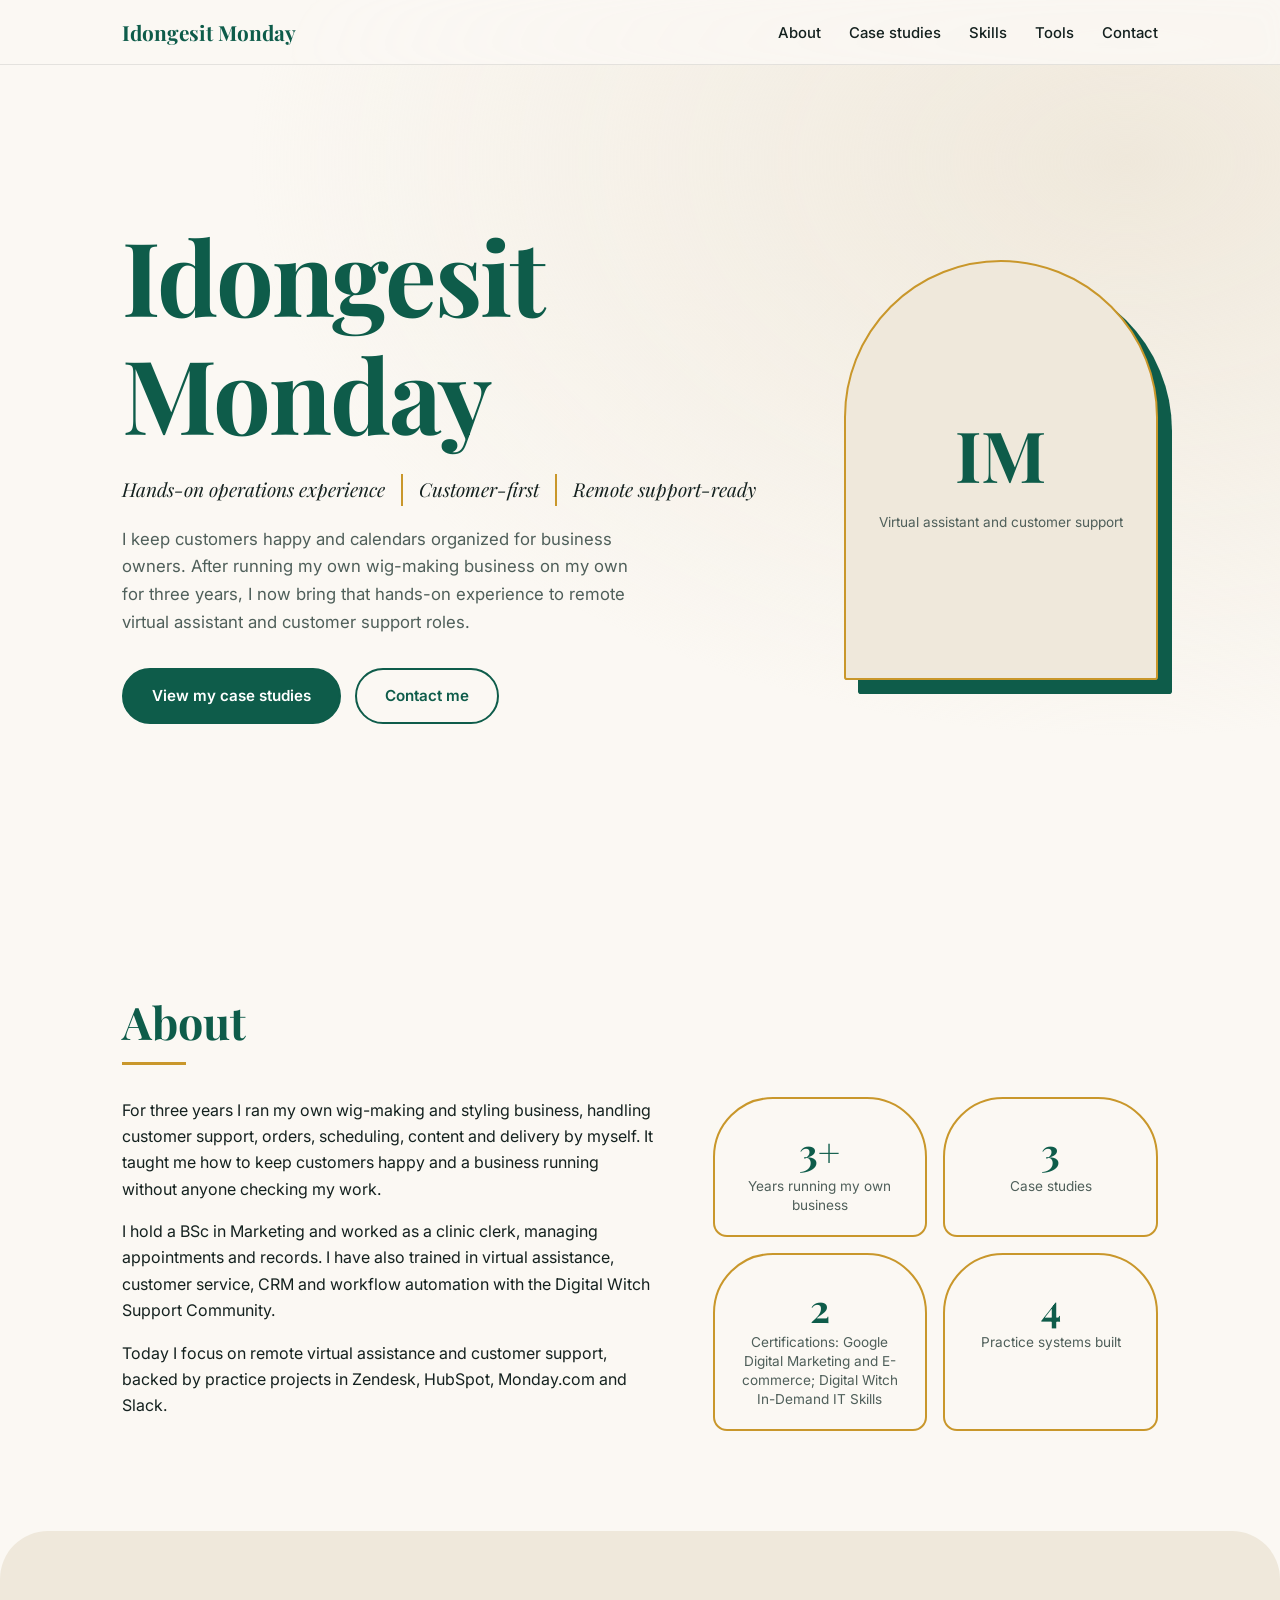
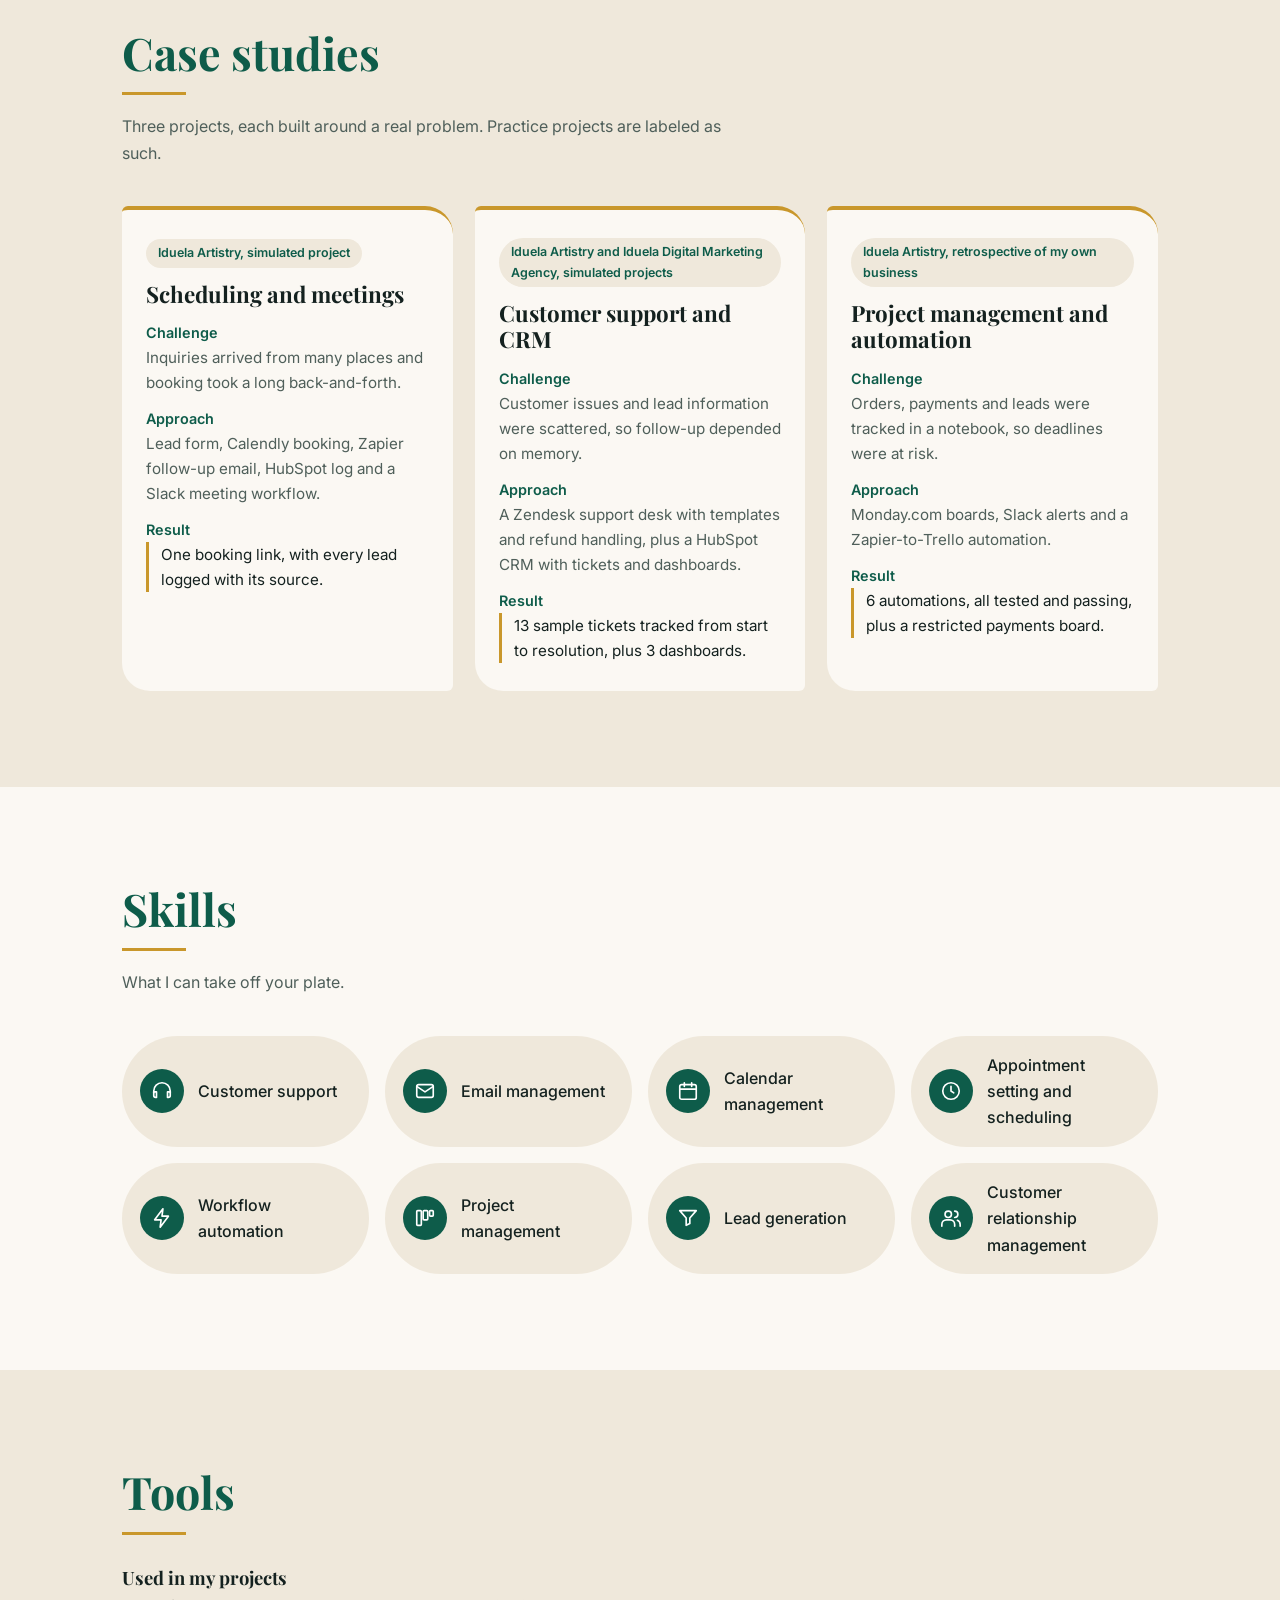
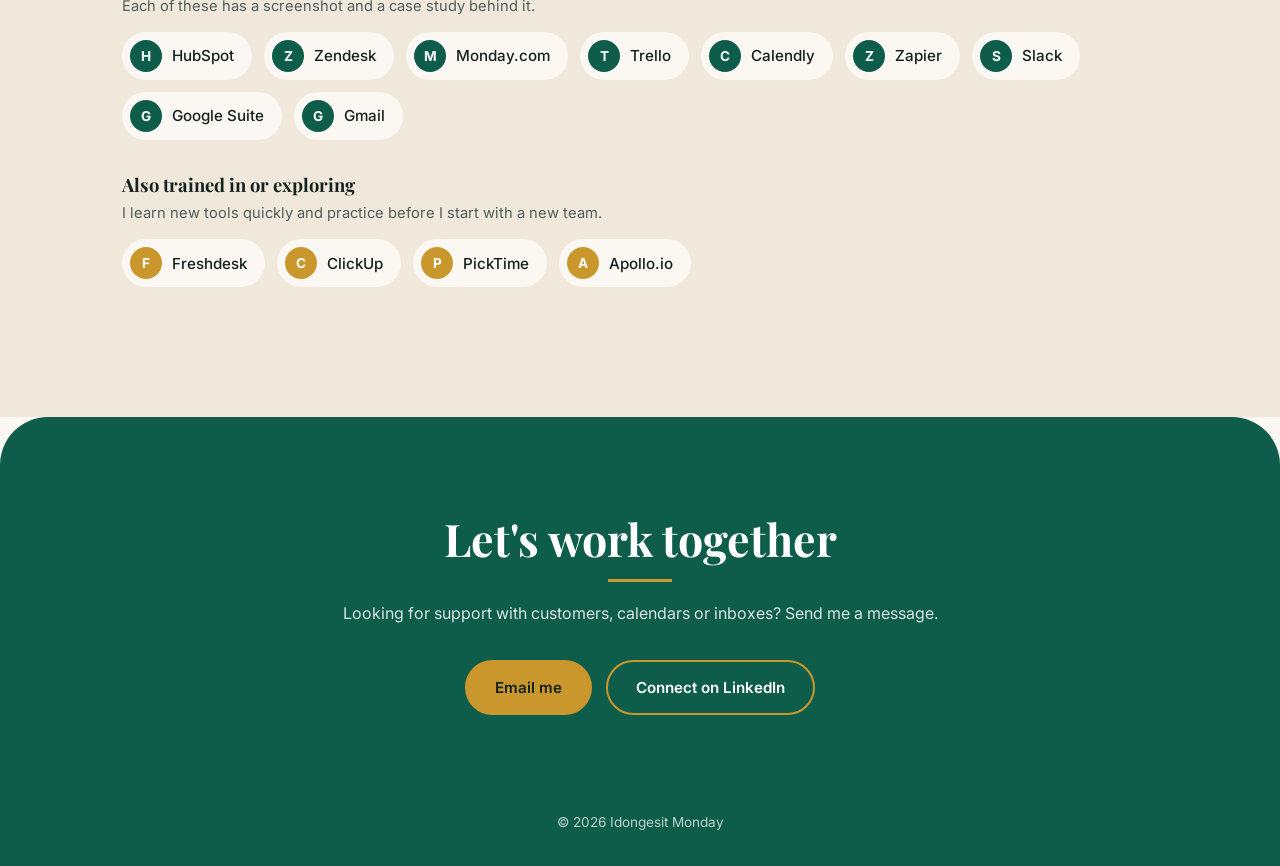
<file: images/logos/index.html>
<!DOCTYPE html>
<html lang="en">
<head>
<meta charset="UTF-8">
<meta name="viewport" content="width=device-width, initial-scale=1">
<title>Idongesit Monday | Virtual Assistant and Customer Support Specialist</title>
<meta name="description" content="Idongesit Monday, virtual assistant and customer support specialist with hands-on operations experience.">
<link rel="preconnect" href="https://fonts.googleapis.com">
<link rel="preconnect" href="https://fonts.gstatic.com" crossorigin>
<link href="https://fonts.googleapis.com/css2?family=Inter:wght@400;500;600&family=Playfair+Display:ital,wght@0,500;0,700;1,500&display=swap" rel="stylesheet">
<style>
:root{--bg:#FBF8F3;--accent:#0E5C4A;--text:#14211F;--gold:#C9972B;--card:#EFE8DB;--muted:#4F5F5A}
*{box-sizing:border-box;margin:0;padding:0}
html{scroll-behavior:smooth;scroll-padding-top:70px}
body{font-family:Inter,system-ui,sans-serif;background:var(--bg);color:var(--text);line-height:1.65;animation:pageIn .9s ease both}
@keyframes pageIn{from{opacity:0;transform:translateX(24px)}to{opacity:1;transform:none}}
h1,h2,h3{font-family:'Playfair Display',Georgia,serif;line-height:1.15;font-weight:700}
a{color:inherit}
:focus-visible{outline:3px solid var(--gold);outline-offset:3px}
.wrap{max-width:1080px;margin:0 auto;padding:0 22px}

/* navigation */
nav{position:fixed;top:0;left:0;right:0;z-index:20;background:rgba(251,248,243,.92);backdrop-filter:blur(10px);border-bottom:1px solid rgba(20,33,31,.1)}
.nav-in{display:flex;justify-content:space-between;align-items:center;height:64px}
.logo{font-family:'Playfair Display',serif;font-weight:700;font-size:1.3rem;color:var(--accent);text-decoration:none}
.links{display:flex;gap:28px;list-style:none}
.links a{text-decoration:none;font-size:.93rem;font-weight:500;position:relative;padding:4px 0}
.links a::after{content:"";position:absolute;left:0;bottom:0;height:2px;width:0;background:var(--gold);transition:width .3s}
.links a:hover::after{width:100%}
.menu-btn{display:none;background:none;border:1.5px solid var(--accent);color:var(--accent);padding:6px 14px;border-radius:99px;font:600 .85rem Inter,sans-serif;cursor:pointer}

/* buttons */
.btn{display:inline-block;padding:13px 28px;border-radius:99px;font-weight:600;font-size:.95rem;text-decoration:none;border:2px solid var(--accent);transition:transform .3s,box-shadow .3s,background .3s,color .3s}
.btn:hover{transform:scale(1.08);box-shadow:0 10px 24px rgba(14,92,74,.22)}
.btn-fill{background:var(--accent);color:#fff}
.btn-line{color:var(--accent)}
.btn-line:hover{background:var(--accent);color:#fff}

/* hero */
.hero{min-height:100vh;display:flex;align-items:center;padding:96px 0 56px;background:radial-gradient(ellipse at 88% 18%,var(--card),transparent 55%)}
.hero-in{display:grid;grid-template-columns:1.5fr .7fr;gap:48px;align-items:center}
h1{font-size:clamp(3.2rem,9vw,6.4rem);color:var(--accent);letter-spacing:-.02em;margin-bottom:22px}
.tagline{display:flex;flex-wrap:wrap;gap:6px 0;font-family:'Playfair Display',serif;font-style:italic;font-size:1.2rem;margin-bottom:20px}
.tagline span{padding-right:16px;margin-right:16px;border-right:2px solid var(--gold)}
.tagline span:last-child{border:0;margin:0;padding:0}
.bio{max-width:520px;color:var(--muted);font-size:1.05rem;margin-bottom:32px}
.cta{display:flex;gap:14px;flex-wrap:wrap}
.arch{aspect-ratio:3/4;border:2px solid var(--gold);border-radius:999px 999px 18px 18px;background:var(--card);display:flex;flex-direction:column;align-items:center;justify-content:center;gap:10px;color:var(--accent);box-shadow:14px 14px 0 var(--accent)}
.arch b{font:700 4.4rem 'Playfair Display',serif}
.arch small{font-size:.85rem;color:var(--muted);text-align:center;padding:0 18px}

/* sections */
section{padding:96px 0}
h2{font-size:clamp(2rem,4.5vw,2.8rem);color:var(--accent);margin-bottom:12px}
h2::after{content:"";display:block;width:64px;height:3px;background:var(--gold);margin-top:14px}
.lead{color:var(--muted);max-width:600px;margin:18px 0 40px}

/* about */
.about-grid{display:grid;grid-template-columns:1.2fr 1fr;gap:56px;align-items:start;margin-top:32px}
.about-grid p{margin-bottom:16px;max-width:560px}
.stats{display:grid;grid-template-columns:1fr 1fr;gap:16px}
.stat{border:2px solid var(--gold);border-radius:60px 60px 14px 14px;padding:26px 18px 20px;text-align:center;background:var(--bg);transition:transform .3s,background .3s}
.stat:hover{transform:scale(1.07);background:var(--card)}
.stat b{display:block;font:700 2.4rem 'Playfair Display',serif;color:var(--accent)}
.stat span{font-size:.85rem;color:var(--muted);display:block;line-height:1.4}

/* case studies */
.cases{background:var(--card);border-radius:48px 48px 0 0}
.grid3{display:grid;grid-template-columns:repeat(3,1fr);gap:22px}
.case{background:var(--bg);border-radius:6px 28px 6px 28px;padding:28px 24px;border-top:4px solid var(--gold);transition:transform .35s,box-shadow .35s}
.case:hover{transform:scale(1.05);box-shadow:0 18px 40px rgba(20,33,31,.14)}
.tag{display:inline-block;font-size:.78rem;font-weight:600;color:var(--accent);background:var(--card);padding:4px 12px;border-radius:99px;margin-bottom:14px}
.case h3{font-size:1.4rem;margin-bottom:14px}
.case dt{font-weight:600;color:var(--accent);font-size:.9rem;margin-top:12px}
.case dd{font-size:.95rem;color:var(--muted)}
.case dd.res{color:var(--text);border-left:3px solid var(--gold);padding-left:12px}

/* skills */
.skills{display:grid;grid-template-columns:repeat(auto-fit,minmax(230px,1fr));gap:16px}
.skill{display:flex;align-items:center;gap:14px;padding:16px 18px;background:var(--card);border-radius:99px;font-weight:500;transition:transform .3s,background .3s,color .3s}
.skill:hover{transform:scale(1.07);background:var(--accent);color:#fff}
.skill i{flex:none;width:44px;height:44px;border-radius:50%;background:var(--accent);display:grid;place-items:center;transition:background .3s}
.skill:hover i{background:var(--gold)}
.skill svg{width:22px;height:22px;stroke:#fff;fill:none;stroke-width:1.8;stroke-linecap:round;stroke-linejoin:round}

/* tools */
.tools-wrap{background:var(--card)}
.tool-group{margin-bottom:34px}
.tool-group h3{font-size:1.15rem;margin-bottom:6px}
.tool-group p{color:var(--muted);font-size:.92rem;margin-bottom:14px}
.chips{display:flex;flex-wrap:wrap;gap:12px}
.chip{display:inline-flex;align-items:center;gap:10px;background:var(--bg);padding:8px 18px 8px 8px;border-radius:99px;font-weight:500;font-size:.95rem;transition:transform .3s,box-shadow .3s}
.chip:hover{transform:scale(1.1);box-shadow:0 8px 20px rgba(20,33,31,.14)}
.chip b{width:32px;height:32px;border-radius:50%;background:var(--accent);color:#fff;display:grid;place-items:center;font-size:.85rem}
.chips.soft .chip b{background:var(--gold)}

/* contact */
.contact{background:var(--accent);color:#fff;text-align:center;border-radius:48px 48px 0 0}
.contact h2{color:#fff}
.contact h2::after{margin:14px auto 0}
.contact .lead{margin:18px auto 34px;color:#d9e6e1}
.contact .cta{justify-content:center}
.contact .btn{border-color:var(--gold)}
.contact .btn-fill{background:var(--gold);color:var(--text)}
.contact .btn-line{color:#fff}
.contact .btn-line:hover{background:var(--gold);color:var(--text)}
footer{background:var(--accent);color:#bcd2cb;text-align:center;padding:0 0 32px;font-size:.85rem}

/* reveal */
.reveal{opacity:0;transform:translateY(22px);transition:opacity .8s ease,transform .8s ease}
.reveal.in{opacity:1;transform:none}
.grid3 .reveal:nth-child(2){transition-delay:.12s}.grid3 .reveal:nth-child(3){transition-delay:.24s}

@media(max-width:860px){
 .hero-in,.about-grid,.grid3{grid-template-columns:1fr}
 .arch{max-width:240px;margin:0 auto;box-shadow:10px 10px 0 var(--accent)}
 .menu-btn{display:block}
 .links{display:none;position:absolute;top:64px;left:0;right:0;flex-direction:column;gap:0;background:var(--bg);padding:8px 22px 18px;border-bottom:1px solid rgba(20,33,31,.1)}
 .links.open{display:flex}
 .links a{display:block;padding:12px 0}
 section{padding:72px 0}
}
@media(prefers-reduced-motion:reduce){
 html{scroll-behavior:auto}
 *{animation:none!important;transition:none!important}
 .reveal{opacity:1;transform:none}
}
</style>
</head>
<body>

<nav>
 <div class="wrap nav-in">
  <a class="logo" href="#home">Idongesit Monday</a>
  <button class="menu-btn" id="menuBtn" aria-expanded="false" aria-controls="links">Menu</button>
  <ul class="links" id="links">
   <li><a href="#about">About</a></li>
   <li><a href="#case-studies">Case studies</a></li>
   <li><a href="#skills">Skills</a></li>
   <li><a href="#tools">Tools</a></li>
   <li><a href="#contact">Contact</a></li>
  </ul>
 </div>
</nav>

<header class="hero" id="home">
 <div class="wrap hero-in">
  <div>
   <h1>Idongesit Monday</h1>
   <p class="tagline"><span>Hands-on operations experience</span><span>Customer-first</span><span>Remote support-ready</span></p>
   <p class="bio">I keep customers happy and calendars organized for business owners. After running my own wig-making business on my own for three years, I now bring that hands-on experience to remote virtual assistant and customer support roles.</p>
   <div class="cta">
    <a class="btn btn-fill" href="#case-studies">View my case studies</a>
    <a class="btn btn-line" href="#contact">Contact me</a>
   </div>
  </div>
  <div class="arch" aria-hidden="true"><b>IM</b><small>Virtual assistant and customer support</small></div>
 </div>
</header>

<section id="about">
 <div class="wrap">
  <h2 class="reveal">About</h2>
  <div class="about-grid">
   <div class="reveal">
    <p>For three years I ran my own wig-making and styling business, handling customer support, orders, scheduling, content and delivery by myself. It taught me how to keep customers happy and a business running without anyone checking my work.</p>
    <p>I hold a BSc in Marketing and worked as a clinic clerk, managing appointments and records. I have also trained in virtual assistance, customer service, CRM and workflow automation with the Digital Witch Support Community.</p>
    <p>Today I focus on remote virtual assistance and customer support, backed by practice projects in Zendesk, HubSpot, Monday.com and Slack.</p>
   </div>
   <div class="stats reveal">
    <div class="stat"><b>3+</b><span>Years running my own business</span></div>
    <div class="stat"><b>3</b><span>Case studies</span></div>
    <div class="stat"><b>2</b><span>Certifications: Google Digital Marketing and E-commerce; Digital Witch In-Demand IT Skills</span></div>
    <div class="stat"><b>4</b><span>Practice systems built</span></div>
   </div>
  </div>
 </div>
</section>

<section class="cases" id="case-studies">
 <div class="wrap">
  <h2 class="reveal">Case studies</h2>
  <p class="lead reveal">Three projects, each built around a real problem. Practice projects are labeled as such.</p>
  <div class="grid3">
   <article class="case reveal">
    <span class="tag">Iduela Artistry, simulated project</span>
    <h3>Scheduling and meetings</h3>
    <dl>
     <dt>Challenge</dt><dd>Inquiries arrived from many places and booking took a long back-and-forth.</dd>
     <dt>Approach</dt><dd>Lead form, Calendly booking, Zapier follow-up email, HubSpot log and a Slack meeting workflow.</dd>
     <dt>Result</dt><dd class="res">One booking link, with every lead logged with its source.</dd>
    </dl>
   </article>
   <article class="case reveal">
    <span class="tag">Iduela Artistry and Iduela Digital Marketing Agency, simulated projects</span>
    <h3>Customer support and CRM</h3>
    <dl>
     <dt>Challenge</dt><dd>Customer issues and lead information were scattered, so follow-up depended on memory.</dd>
     <dt>Approach</dt><dd>A Zendesk support desk with templates and refund handling, plus a HubSpot CRM with tickets and dashboards.</dd>
     <dt>Result</dt><dd class="res">13 sample tickets tracked from start to resolution, plus 3 dashboards.</dd>
    </dl>
   </article>
   <article class="case reveal">
    <span class="tag">Iduela Artistry, retrospective of my own business</span>
    <h3>Project management and automation</h3>
    <dl>
     <dt>Challenge</dt><dd>Orders, payments and leads were tracked in a notebook, so deadlines were at risk.</dd>
     <dt>Approach</dt><dd>Monday.com boards, Slack alerts and a Zapier-to-Trello automation.</dd>
     <dt>Result</dt><dd class="res">6 automations, all tested and passing, plus a restricted payments board.</dd>
    </dl>
   </article>
  </div>
 </div>
</section>

<section id="skills">
 <div class="wrap">
  <h2 class="reveal">Skills</h2>
  <p class="lead reveal">What I can take off your plate.</p>
  <div class="skills reveal" id="skillGrid"></div>
 </div>
</section>

<section class="tools-wrap" id="tools">
 <div class="wrap">
  <h2 class="reveal">Tools</h2>
  <div class="tool-group reveal" style="margin-top:32px">
   <h3>Used in my projects</h3>
   <p>Each of these has a screenshot and a case study behind it.</p>
   <div class="chips" id="toolsUsed"></div>
  </div>
  <div class="tool-group reveal">
   <h3>Also trained in or exploring</h3>
   <p>I learn new tools quickly and practice before I start with a new team.</p>
   <div class="chips soft" id="toolsMore"></div>
  </div>
 </div>
</section>

<section class="contact" id="contact">
 <div class="wrap">
  <h2 class="reveal">Let's work together</h2>
  <p class="lead reveal">Looking for support with customers, calendars or inboxes? Send me a message.</p>
  <div class="cta reveal">
   <a class="btn btn-fill" href="mailto:idongesitmonday247@gmail.com">Email me</a>
   <a class="btn btn-line" href="https://www.linkedin.com/in/your-profile" target="_blank" rel="noopener">Connect on LinkedIn</a>
  </div>
 </div>
</section>
<footer>&copy; 2026 Idongesit Monday</footer>

<script>
(function(){
 var icons={
  headset:'<path d="M3 14v-2a9 9 0 0 1 18 0v2"/><path d="M21 14v3a2 2 0 0 1-2 2h-1v-6h3z"/><path d="M3 14v3a2 2 0 0 0 2 2h1v-6H3z"/>',
  mail:'<rect x="3" y="5" width="18" height="14" rx="2"/><path d="M3 7l9 6 9-6"/>',
  calendar:'<rect x="3" y="5" width="18" height="16" rx="2"/><path d="M3 10h18M8 3v4M16 3v4"/>',
  clock:'<circle cx="12" cy="12" r="9"/><path d="M12 7v5l3 2"/>',
  bolt:'<path d="M13 2L4 14h7l-1 8 9-12h-7z"/>',
  board:'<rect x="3" y="4" width="5" height="16" rx="1"/><rect x="10" y="4" width="5" height="10" rx="1"/><rect x="17" y="4" width="4" height="6" rx="1"/>',
  funnel:'<path d="M3 4h18l-7 8v6l-4 2v-8z"/>',
  people:'<circle cx="9" cy="8" r="3.5"/><path d="M2 21v-2a5 5 0 0 1 5-5h4a5 5 0 0 1 5 5v2"/><path d="M16 4.5a3.5 3.5 0 0 1 0 7M22 21v-2a5 5 0 0 0-3-4.5"/>'
 };
 var skills=[["headset","Customer support"],["mail","Email management"],["calendar","Calendar management"],["clock","Appointment setting and scheduling"],["bolt","Workflow automation"],["board","Project management"],["funnel","Lead generation"],["people","Customer relationship management"]];
 document.getElementById("skillGrid").innerHTML=skills.map(function(s){
  return '<div class="skill"><i><svg viewBox="0 0 24 24" aria-hidden="true">'+icons[s[0]]+'</svg></i>'+s[1]+'</div>';
 }).join("");

 function chips(id,list){
  document.getElementById(id).innerHTML=list.map(function(t){return '<span class="chip"><b>'+t.charAt(0)+'</b>'+t+'</span>';}).join("");
 }
 chips("toolsUsed",["HubSpot","Zendesk","Monday.com","Trello","Calendly","Zapier","Slack","Google Suite","Gmail"]);
 chips("toolsMore",["Freshdesk","ClickUp","PickTime","Apollo.io"]);

 var btn=document.getElementById("menuBtn"),links=document.getElementById("links");
 btn.addEventListener("click",function(){var o=links.classList.toggle("open");btn.setAttribute("aria-expanded",o);});
 links.addEventListener("click",function(e){if(e.target.tagName==="A"){links.classList.remove("open");btn.setAttribute("aria-expanded","false");}});

 var items=document.querySelectorAll(".reveal");
 if("IntersectionObserver" in window){
  var io=new IntersectionObserver(function(en){en.forEach(function(x){if(x.isIntersecting){x.target.classList.add("in");io.unobserve(x.target);}});},{threshold:.15});
  items.forEach(function(el){io.observe(el);});
 }else{items.forEach(function(el){el.classList.add("in");});}
})();
</script>
</body>
</html>
</file>
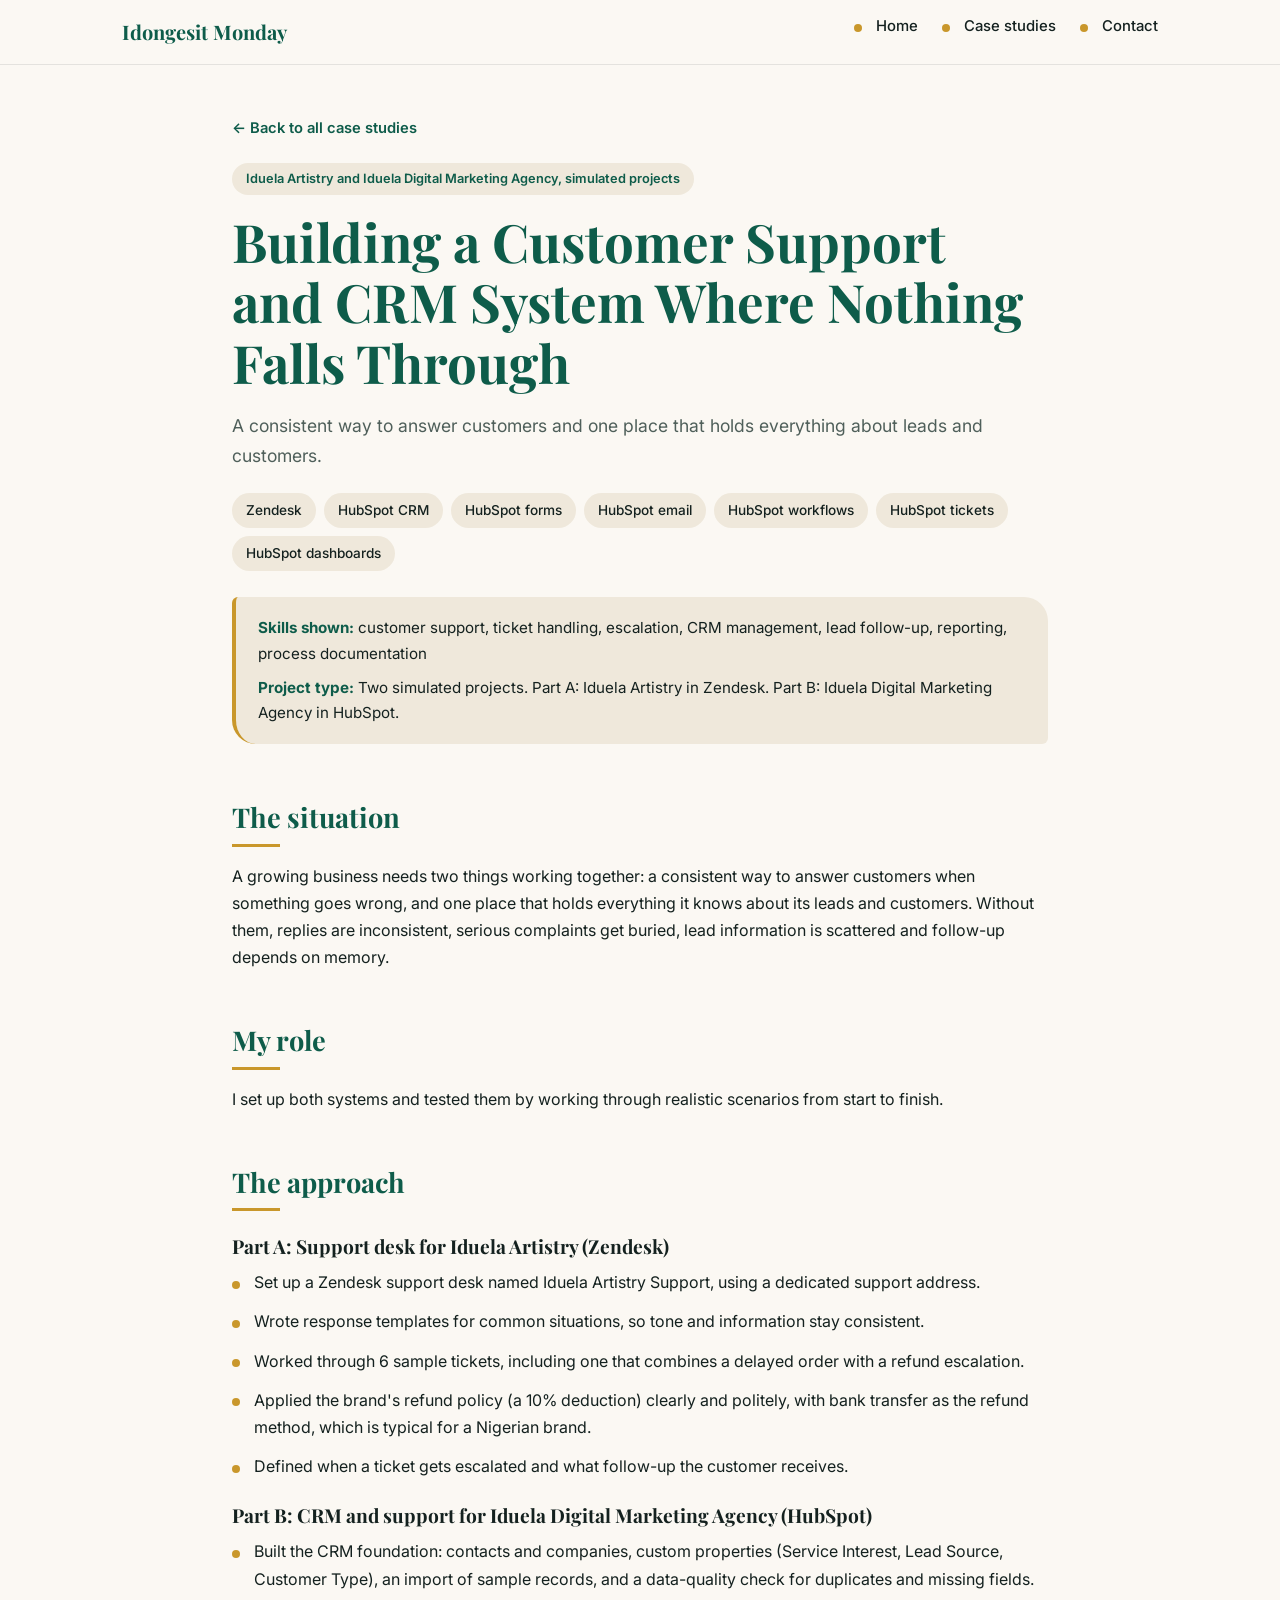
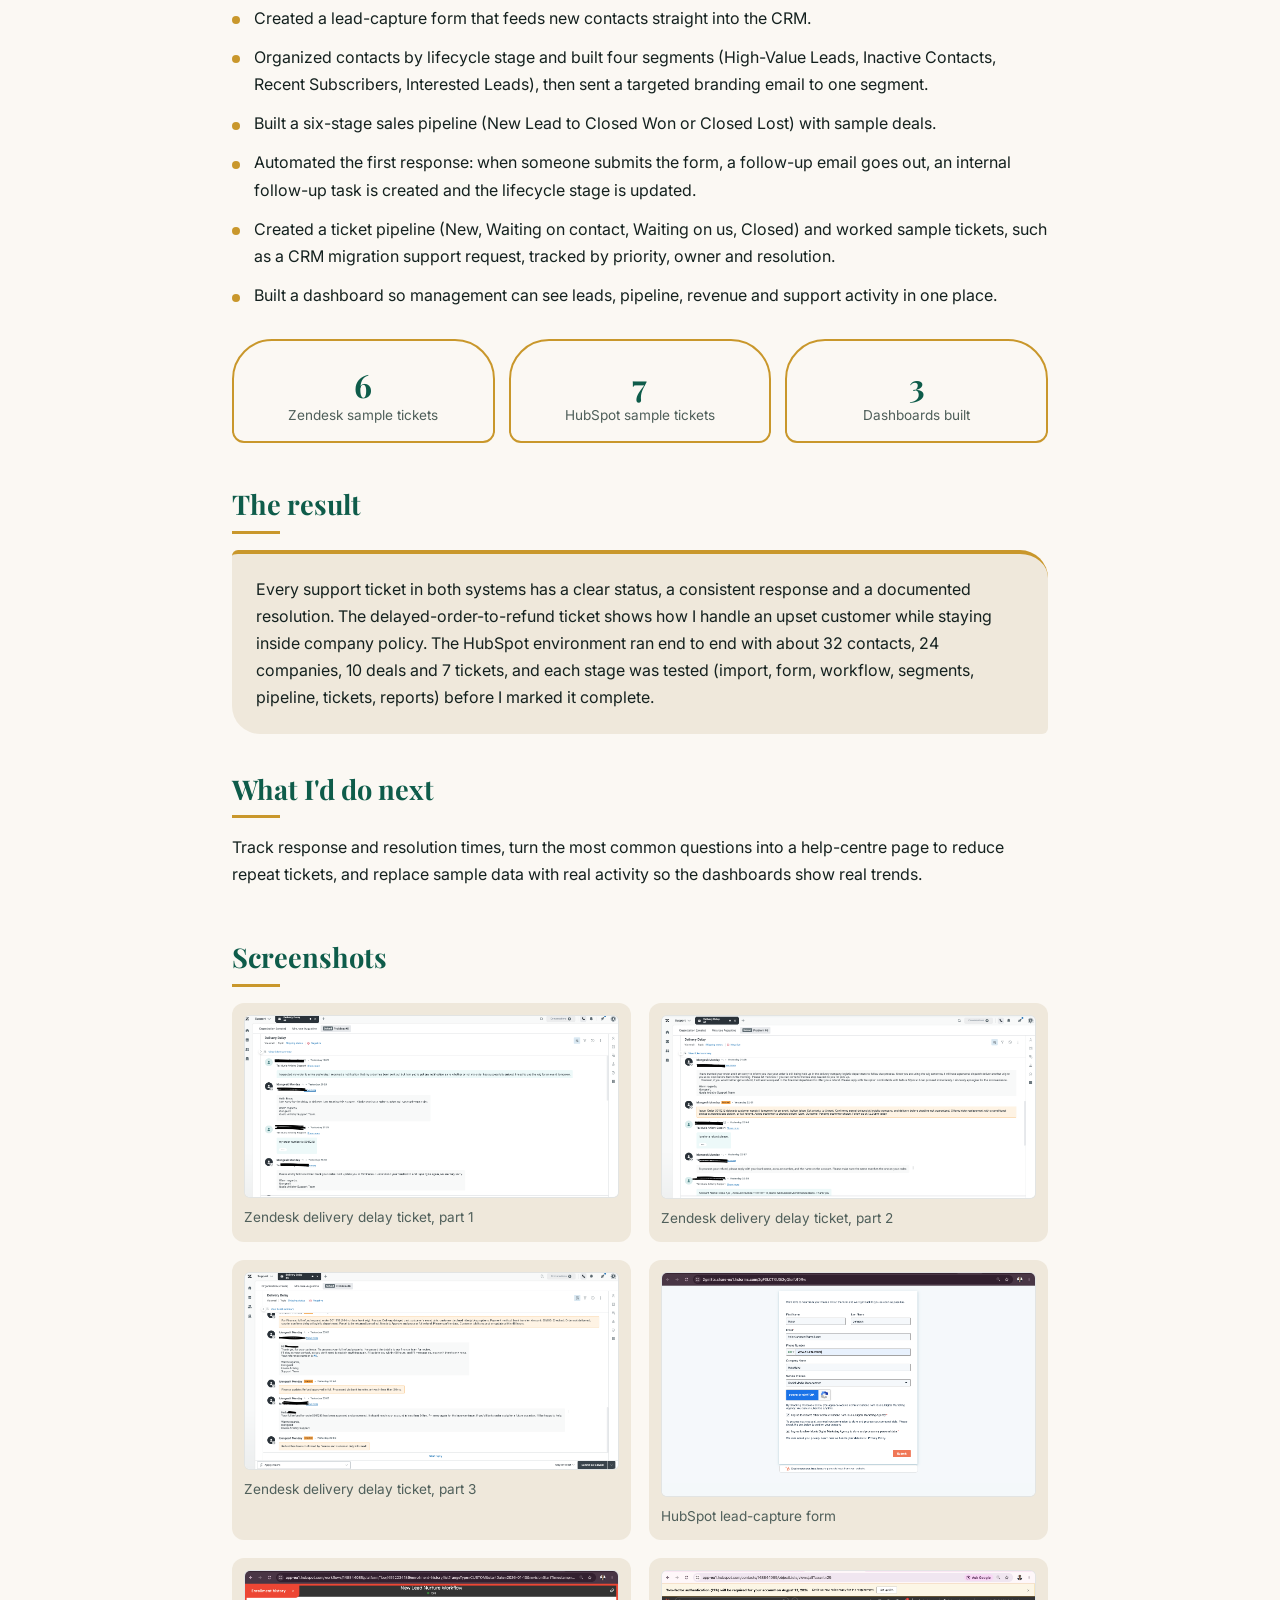
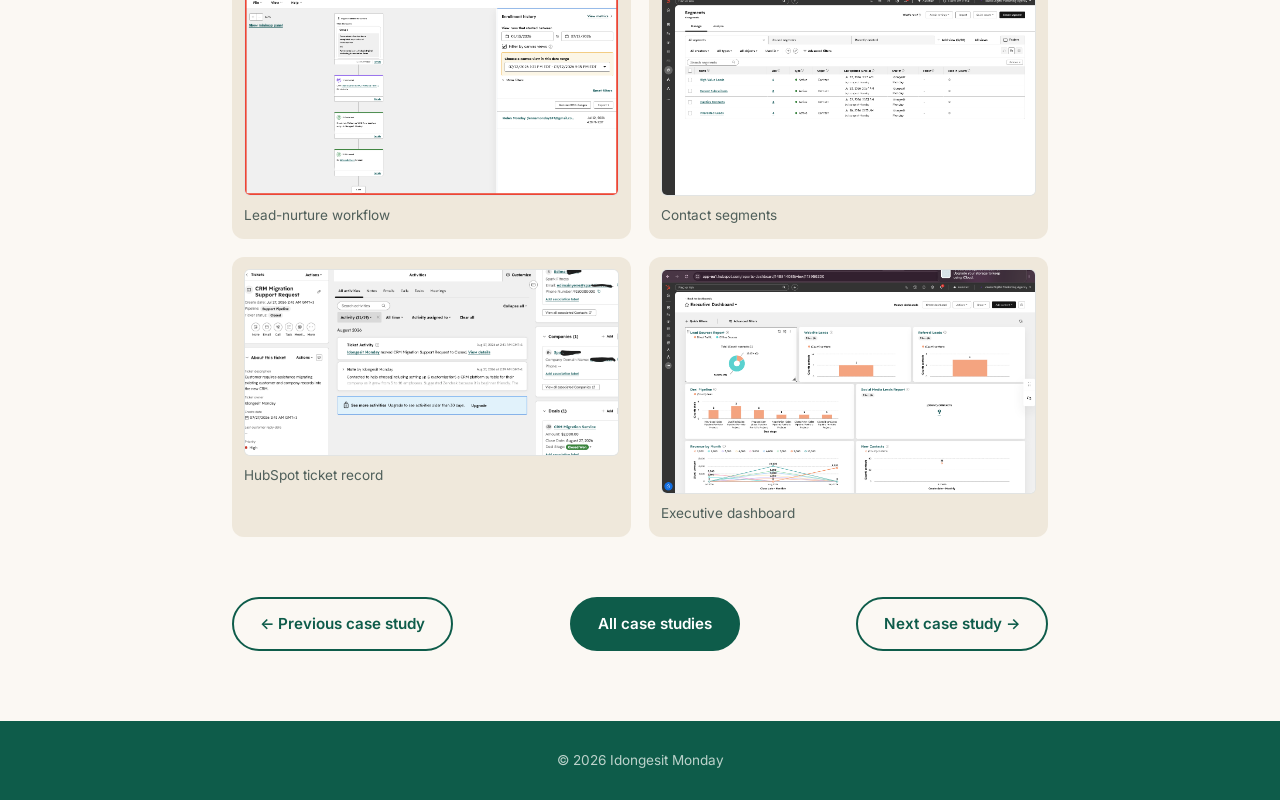
<file: case-study-2.html>
<!DOCTYPE html>
<html lang="en">
<head>
<meta charset="UTF-8">
<meta name="viewport" content="width=device-width, initial-scale=1">
<title>Building a Customer Support and CRM System Where Nothing Falls Through | Idongesit Monday</title>
<meta name="description" content="A consistent way to answer customers and one place that holds everything about leads and customers.">
<link rel="preconnect" href="https://fonts.googleapis.com">
<link rel="preconnect" href="https://fonts.gstatic.com" crossorigin>
<link href="https://fonts.googleapis.com/css2?family=Inter:wght@400;500;600&family=Playfair+Display:ital,wght@0,500;0,700;1,500&display=swap" rel="stylesheet">
<link rel="stylesheet" href="case-study.css">
</head>
<body>
<nav>
 <div class="wrap nav-in">
  <a class="logo" href="index.html">Idongesit Monday</a>
  <ul class="links">
   <li class="hide-sm"><a href="index.html">Home</a></li>
   <li><a href="index.html#case-studies">Case studies</a></li>
   <li><a href="index.html#contact">Contact</a></li>
  </ul>
 </div>
</nav>
<header class="hero">
 <div class="wrap">
  <p class="crumb"><a href="index.html#case-studies">&larr; Back to all case studies</a></p>
  <span class="tag">Iduela Artistry and Iduela Digital Marketing Agency, simulated projects</span>
  <h1>Building a Customer Support and CRM System Where Nothing Falls Through</h1>
  <p class="summary">A consistent way to answer customers and one place that holds everything about leads and customers.</p>
  <div class="pills"><span>Zendesk</span><span>HubSpot CRM</span><span>HubSpot forms</span><span>HubSpot email</span><span>HubSpot workflows</span><span>HubSpot tickets</span><span>HubSpot dashboards</span></div>
  <div class="meta"><p><b>Skills shown:</b> customer support, ticket handling, escalation, CRM management, lead follow-up, reporting, process documentation</p><p><b>Project type:</b> Two simulated projects. Part A: Iduela Artistry in Zendesk. Part B: Iduela Digital Marketing Agency in HubSpot.</p></div>
 </div>
</header>
<main class="wrap">
 <section class="reveal"><h2>The situation</h2><p>A growing business needs two things working together: a consistent way to answer customers when something goes wrong, and one place that holds everything it knows about its leads and customers. Without them, replies are inconsistent, serious complaints get buried, lead information is scattered and follow-up depends on memory.</p></section>
 <section class="reveal"><h2>My role</h2><p>I set up both systems and tested them by working through realistic scenarios from start to finish.</p></section>
 <section class="reveal"><h2>The approach</h2><h3>Part A: Support desk for Iduela Artistry (Zendesk)</h3><ul><li>Set up a Zendesk support desk named Iduela Artistry Support, using a dedicated support address.</li><li>Wrote response templates for common situations, so tone and information stay consistent.</li><li>Worked through 6 sample tickets, including one that combines a delayed order with a refund escalation.</li><li>Applied the brand's refund policy (a 10% deduction) clearly and politely, with bank transfer as the refund method, which is typical for a Nigerian brand.</li><li>Defined when a ticket gets escalated and what follow-up the customer receives.</li></ul><h3>Part B: CRM and support for Iduela Digital Marketing Agency (HubSpot)</h3><ul><li>Built the CRM foundation: contacts and companies, custom properties (Service Interest, Lead Source, Customer Type), an import of sample records, and a data-quality check for duplicates and missing fields.</li><li>Created a lead-capture form that feeds new contacts straight into the CRM.</li><li>Organized contacts by lifecycle stage and built four segments (High-Value Leads, Inactive Contacts, Recent Subscribers, Interested Leads), then sent a targeted branding email to one segment.</li><li>Built a six-stage sales pipeline (New Lead to Closed Won or Closed Lost) with sample deals.</li><li>Automated the first response: when someone submits the form, a follow-up email goes out, an internal follow-up task is created and the lifecycle stage is updated.</li><li>Created a ticket pipeline (New, Waiting on contact, Waiting on us, Closed) and worked sample tickets, such as a CRM migration support request, tracked by priority, owner and resolution.</li><li>Built a dashboard so management can see leads, pipeline, revenue and support activity in one place.</li></ul><div class="stats"><div class="stat"><b>6</b><span>Zendesk sample tickets</span></div><div class="stat"><b>7</b><span>HubSpot sample tickets</span></div><div class="stat"><b>3</b><span>Dashboards built</span></div></div></section>
 <section class="reveal"><h2>The result</h2><div class="result"><p>Every support ticket in both systems has a clear status, a consistent response and a documented resolution. The delayed-order-to-refund ticket shows how I handle an upset customer while staying inside company policy. The HubSpot environment ran end to end with about 32 contacts, 24 companies, 10 deals and 7 tickets, and each stage was tested (import, form, workflow, segments, pipeline, tickets, reports) before I marked it complete.</p></div></section>
 <section class="reveal"><h2>What I'd do next</h2><p>Track response and resolution times, turn the most common questions into a help-centre page to reduce repeat tickets, and replace sample data with real activity so the dashboards show real trends.</p></section>
 <section class="reveal"><h2>Screenshots</h2><div class="shots"><figure><a href="images/cs2-zendesk-ticket-1.png" target="_blank" rel="noopener"><img src="images/cs2-zendesk-ticket-1.png" alt="Zendesk delivery delay ticket, part 1" onerror="this.closest('figure').remove()"></a><figcaption>Zendesk delivery delay ticket, part 1</figcaption></figure><figure><a href="images/cs2-zendesk-ticket-2.png" target="_blank" rel="noopener"><img src="images/cs2-zendesk-ticket-2.png" alt="Zendesk delivery delay ticket, part 2" onerror="this.closest('figure').remove()"></a><figcaption>Zendesk delivery delay ticket, part 2</figcaption></figure><figure><a href="images/cs2-zendesk-ticket-3.png" target="_blank" rel="noopener"><img src="images/cs2-zendesk-ticket-3.png" alt="Zendesk delivery delay ticket, part 3" onerror="this.closest('figure').remove()"></a><figcaption>Zendesk delivery delay ticket, part 3</figcaption></figure><figure><a href="images/cs2-hubspot-form.png" target="_blank" rel="noopener"><img src="images/cs2-hubspot-form.png" alt="HubSpot lead-capture form" onerror="this.closest('figure').remove()"></a><figcaption>HubSpot lead-capture form</figcaption></figure><figure><a href="images/cs2-hubspot-workflow.png" target="_blank" rel="noopener"><img src="images/cs2-hubspot-workflow.png" alt="Lead-nurture workflow" onerror="this.closest('figure').remove()"></a><figcaption>Lead-nurture workflow</figcaption></figure><figure><a href="images/cs2-hubspot-segments.png" target="_blank" rel="noopener"><img src="images/cs2-hubspot-segments.png" alt="Contact segments" onerror="this.closest('figure').remove()"></a><figcaption>Contact segments</figcaption></figure><figure><a href="images/cs2-hubspot-ticket.png" target="_blank" rel="noopener"><img src="images/cs2-hubspot-ticket.png" alt="HubSpot ticket record" onerror="this.closest('figure').remove()"></a><figcaption>HubSpot ticket record</figcaption></figure><figure><a href="images/cs2-hubspot-dashboard.png" target="_blank" rel="noopener"><img src="images/cs2-hubspot-dashboard.png" alt="Executive dashboard" onerror="this.closest('figure').remove()"></a><figcaption>Executive dashboard</figcaption></figure></div></section>
 <div class="pager"><a class="btn btn-line" href="case-study-1.html">&larr; Previous case study</a><a class="btn btn-fill" href="index.html#case-studies">All case studies</a><a class="btn btn-line" href="case-study-3.html">Next case study &rarr;</a></div>
</main>
<footer>&copy; 2026 Idongesit Monday</footer>
<script>
(function(){
 document.querySelectorAll(".shots").forEach(function(g){
  window.addEventListener("load",function(){ if(!g.querySelector("figure")) g.closest("section").style.display="none"; });
 });
 var items=document.querySelectorAll(".reveal");
 if("IntersectionObserver" in window){
  var io=new IntersectionObserver(function(en){en.forEach(function(x){if(x.isIntersecting){x.target.classList.add("in");io.unobserve(x.target);}});},{threshold:.12});
  items.forEach(function(el){io.observe(el);});
 }else{items.forEach(function(el){el.classList.add("in");});}
})();
</script>
</body>
</html>
</file>
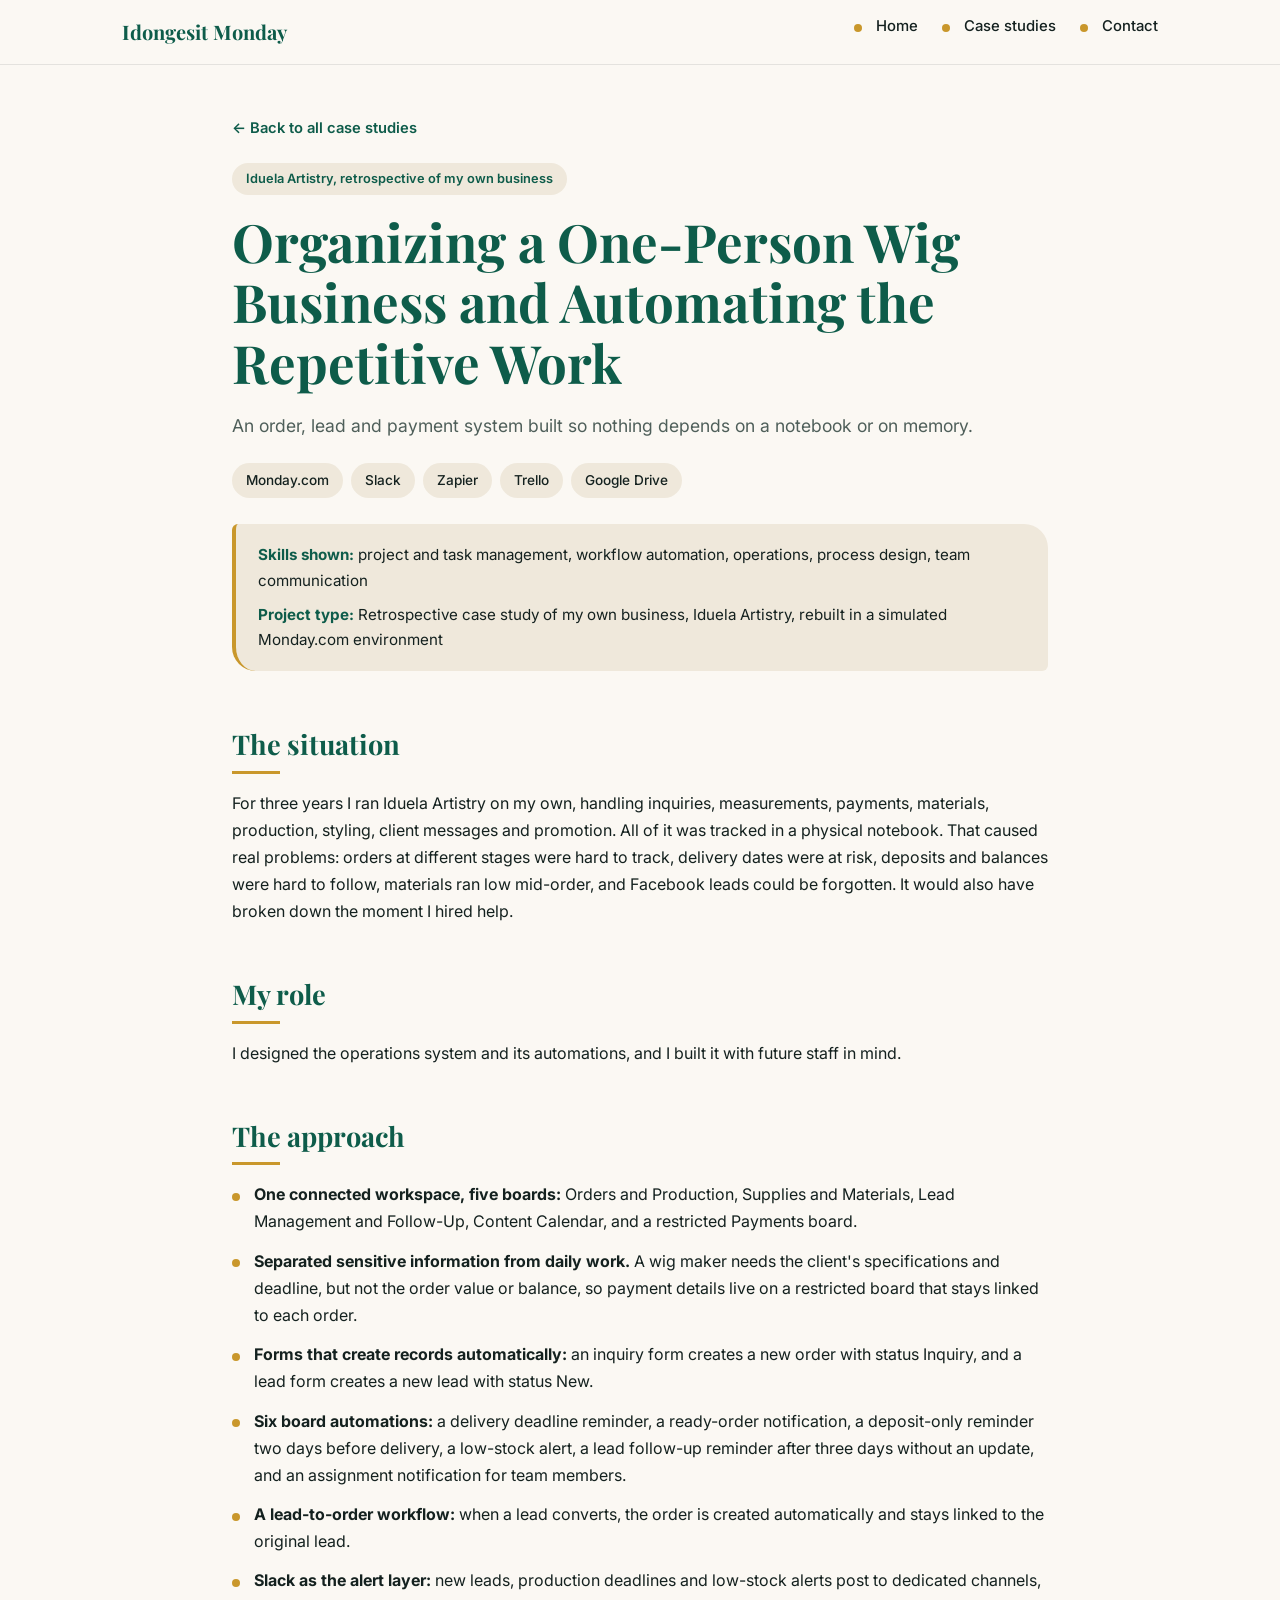
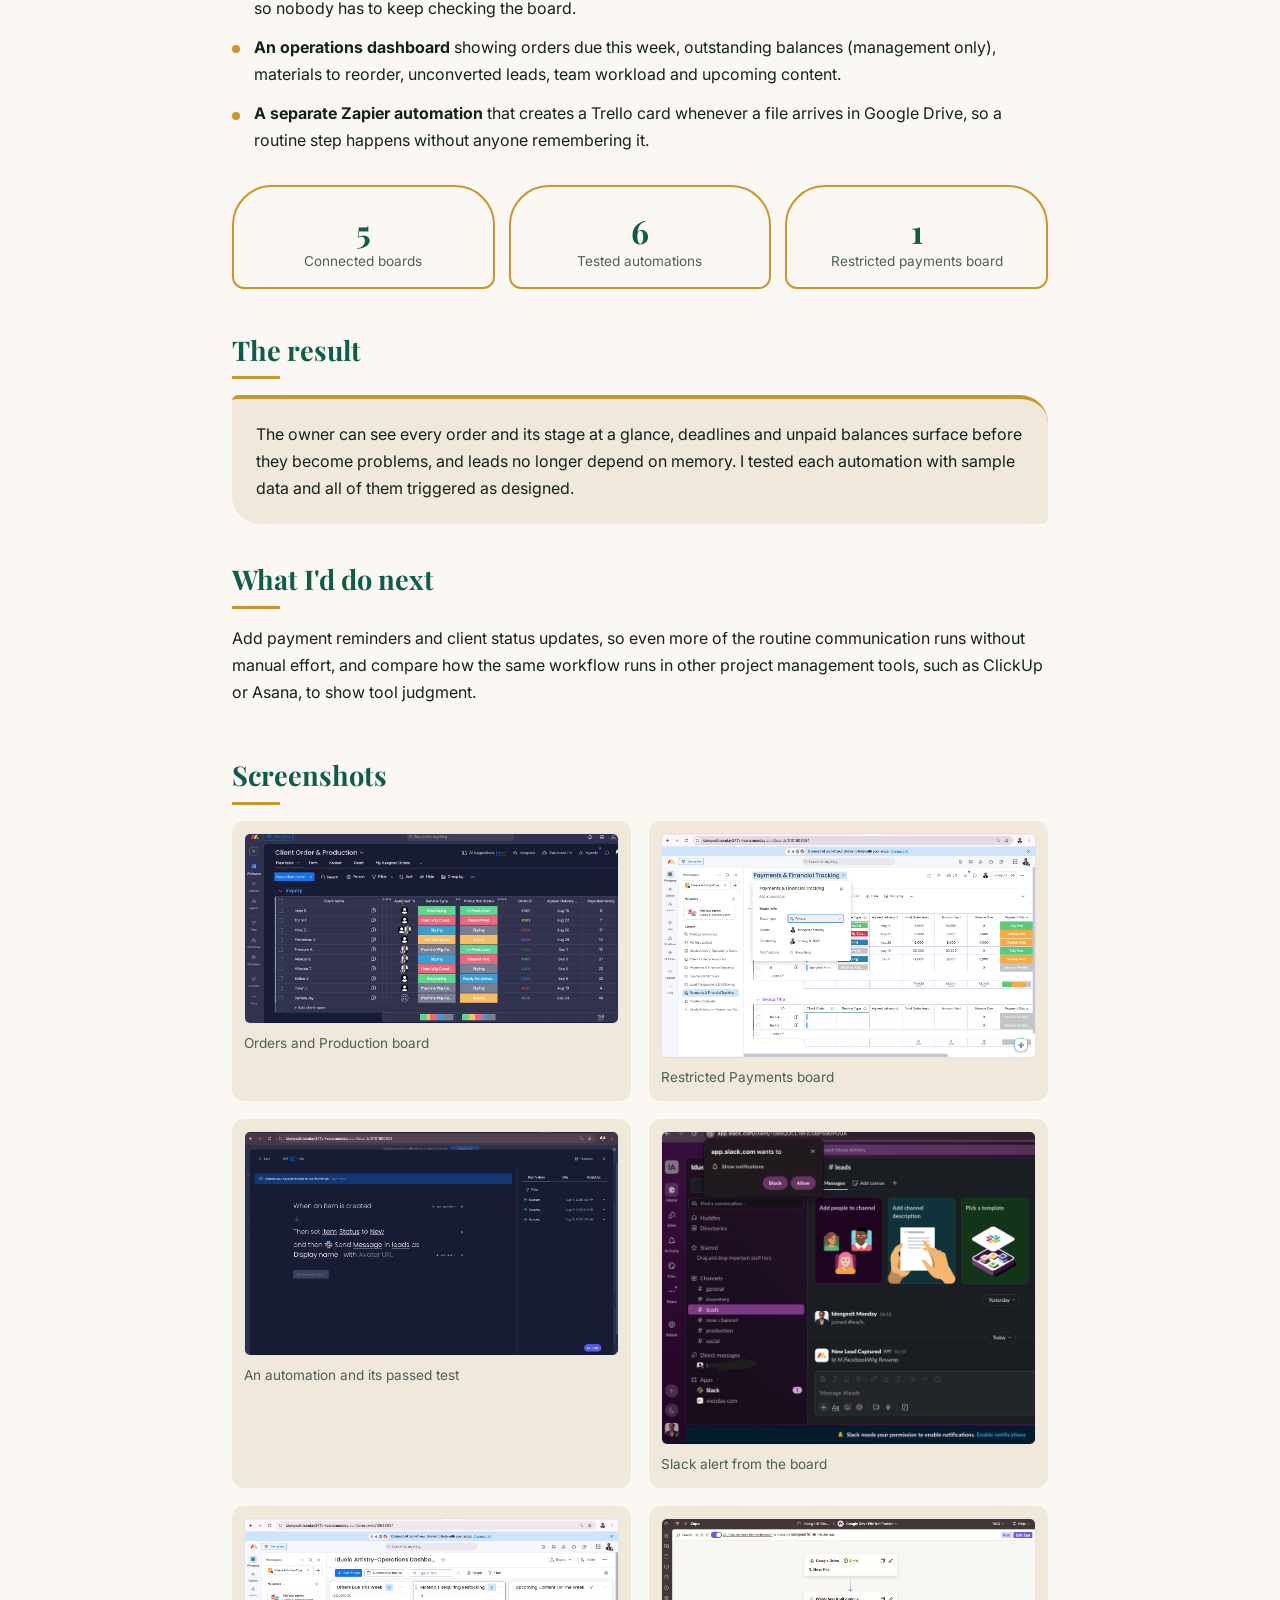
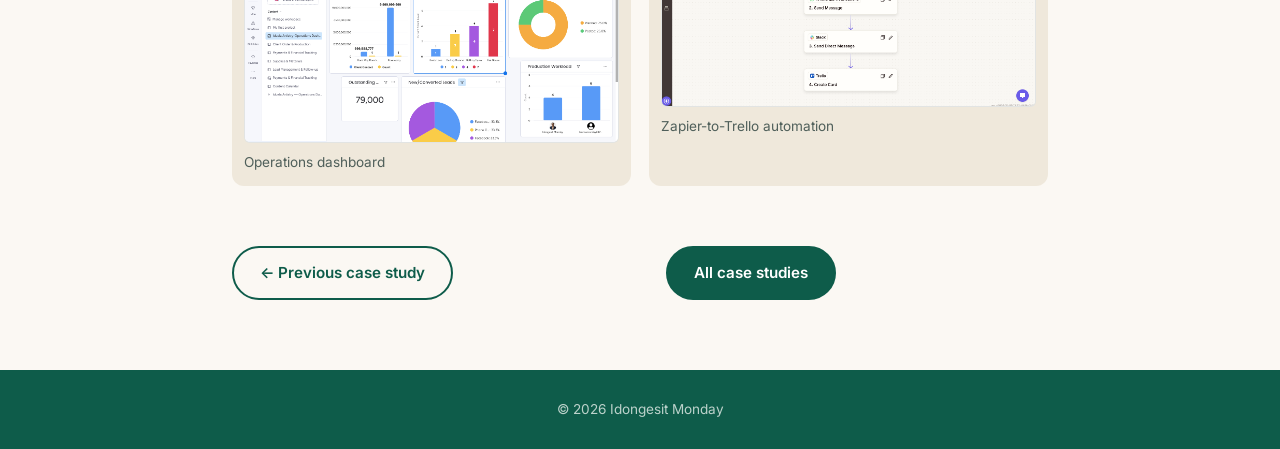
<file: case-study-3.html>
<!DOCTYPE html>
<html lang="en">
<head>
<meta charset="UTF-8">
<meta name="viewport" content="width=device-width, initial-scale=1">
<title>Organizing a One-Person Wig Business and Automating the Repetitive Work | Idongesit Monday</title>
<meta name="description" content="An order, lead and payment system built so nothing depends on a notebook or on memory.">
<link rel="preconnect" href="https://fonts.googleapis.com">
<link rel="preconnect" href="https://fonts.gstatic.com" crossorigin>
<link href="https://fonts.googleapis.com/css2?family=Inter:wght@400;500;600&family=Playfair+Display:ital,wght@0,500;0,700;1,500&display=swap" rel="stylesheet">
<link rel="stylesheet" href="case-study.css">
</head>
<body>
<nav>
 <div class="wrap nav-in">
  <a class="logo" href="index.html">Idongesit Monday</a>
  <ul class="links">
   <li class="hide-sm"><a href="index.html">Home</a></li>
   <li><a href="index.html#case-studies">Case studies</a></li>
   <li><a href="index.html#contact">Contact</a></li>
  </ul>
 </div>
</nav>
<header class="hero">
 <div class="wrap">
  <p class="crumb"><a href="index.html#case-studies">&larr; Back to all case studies</a></p>
  <span class="tag">Iduela Artistry, retrospective of my own business</span>
  <h1>Organizing a One-Person Wig Business and Automating the Repetitive Work</h1>
  <p class="summary">An order, lead and payment system built so nothing depends on a notebook or on memory.</p>
  <div class="pills"><span>Monday.com</span><span>Slack</span><span>Zapier</span><span>Trello</span><span>Google Drive</span></div>
  <div class="meta"><p><b>Skills shown:</b> project and task management, workflow automation, operations, process design, team communication</p><p><b>Project type:</b> Retrospective case study of my own business, Iduela Artistry, rebuilt in a simulated Monday.com environment</p></div>
 </div>
</header>
<main class="wrap">
 <section class="reveal"><h2>The situation</h2><p>For three years I ran Iduela Artistry on my own, handling inquiries, measurements, payments, materials, production, styling, client messages and promotion. All of it was tracked in a physical notebook. That caused real problems: orders at different stages were hard to track, delivery dates were at risk, deposits and balances were hard to follow, materials ran low mid-order, and Facebook leads could be forgotten. It would also have broken down the moment I hired help.</p></section>
 <section class="reveal"><h2>My role</h2><p>I designed the operations system and its automations, and I built it with future staff in mind.</p></section>
 <section class="reveal"><h2>The approach</h2><ul><li><b>One connected workspace, five boards:</b> Orders and Production, Supplies and Materials, Lead Management and Follow-Up, Content Calendar, and a restricted Payments board.</li><li><b>Separated sensitive information from daily work.</b> A wig maker needs the client's specifications and deadline, but not the order value or balance, so payment details live on a restricted board that stays linked to each order.</li><li><b>Forms that create records automatically:</b> an inquiry form creates a new order with status Inquiry, and a lead form creates a new lead with status New.</li><li><b>Six board automations:</b> a delivery deadline reminder, a ready-order notification, a deposit-only reminder two days before delivery, a low-stock alert, a lead follow-up reminder after three days without an update, and an assignment notification for team members.</li><li><b>A lead-to-order workflow:</b> when a lead converts, the order is created automatically and stays linked to the original lead.</li><li><b>Slack as the alert layer:</b> new leads, production deadlines and low-stock alerts post to dedicated channels, so nobody has to keep checking the board.</li><li><b>An operations dashboard</b> showing orders due this week, outstanding balances (management only), materials to reorder, unconverted leads, team workload and upcoming content.</li><li><b>A separate Zapier automation</b> that creates a Trello card whenever a file arrives in Google Drive, so a routine step happens without anyone remembering it.</li></ul><div class="stats"><div class="stat"><b>5</b><span>Connected boards</span></div><div class="stat"><b>6</b><span>Tested automations</span></div><div class="stat"><b>1</b><span>Restricted payments board</span></div></div></section>
 <section class="reveal"><h2>The result</h2><div class="result"><p>The owner can see every order and its stage at a glance, deadlines and unpaid balances surface before they become problems, and leads no longer depend on memory. I tested each automation with sample data and all of them triggered as designed.</p></div></section>
 <section class="reveal"><h2>What I'd do next</h2><p>Add payment reminders and client status updates, so even more of the routine communication runs without manual effort, and compare how the same workflow runs in other project management tools, such as ClickUp or Asana, to show tool judgment.</p></section>
 <section class="reveal"><h2>Screenshots</h2><div class="shots"><figure><a href="images/cs3-monday-orders.png" target="_blank" rel="noopener"><img src="images/cs3-monday-orders.png" alt="Orders and Production board" onerror="this.closest('figure').remove()"></a><figcaption>Orders and Production board</figcaption></figure><figure><a href="images/cs3-monday-payments.png" target="_blank" rel="noopener"><img src="images/cs3-monday-payments.png" alt="Restricted Payments board" onerror="this.closest('figure').remove()"></a><figcaption>Restricted Payments board</figcaption></figure><figure><a href="images/cs3-monday-automation.png" target="_blank" rel="noopener"><img src="images/cs3-monday-automation.png" alt="An automation and its passed test" onerror="this.closest('figure').remove()"></a><figcaption>An automation and its passed test</figcaption></figure><figure><a href="images/cs3-slack-alert.png" target="_blank" rel="noopener"><img src="images/cs3-slack-alert.png" alt="Slack alert from the board" onerror="this.closest('figure').remove()"></a><figcaption>Slack alert from the board</figcaption></figure><figure><a href="images/cs3-monday-dashboard.png" target="_blank" rel="noopener"><img src="images/cs3-monday-dashboard.png" alt="Operations dashboard" onerror="this.closest('figure').remove()"></a><figcaption>Operations dashboard</figcaption></figure><figure><a href="images/cs3-zapier-trello.png" target="_blank" rel="noopener"><img src="images/cs3-zapier-trello.png" alt="Zapier-to-Trello automation" onerror="this.closest('figure').remove()"></a><figcaption>Zapier-to-Trello automation</figcaption></figure></div></section>
 <div class="pager"><a class="btn btn-line" href="case-study-2.html">&larr; Previous case study</a><a class="btn btn-fill" href="index.html#case-studies">All case studies</a><span></span></div>
</main>
<footer>&copy; 2026 Idongesit Monday</footer>
<script>
(function(){
 document.querySelectorAll(".shots").forEach(function(g){
  window.addEventListener("load",function(){ if(!g.querySelector("figure")) g.closest("section").style.display="none"; });
 });
 var items=document.querySelectorAll(".reveal");
 if("IntersectionObserver" in window){
  var io=new IntersectionObserver(function(en){en.forEach(function(x){if(x.isIntersecting){x.target.classList.add("in");io.unobserve(x.target);}});},{threshold:.12});
  items.forEach(function(el){io.observe(el);});
 }else{items.forEach(function(el){el.classList.add("in");});}
})();
</script>
</body>
</html>
</file>
<file: case-study.css>
:root{--bg:#FBF8F3;--accent:#0E5C4A;--text:#14211F;--gold:#C9972B;--card:#EFE8DB;--muted:#4F5F5A}
*{box-sizing:border-box;margin:0;padding:0}
html{scroll-behavior:smooth;scroll-padding-top:80px}
body{font-family:Inter,system-ui,sans-serif;background:var(--bg);color:var(--text);line-height:1.7;animation:pageIn .8s ease both}
@keyframes pageIn{from{opacity:0;transform:translateX(24px)}to{opacity:1;transform:none}}
h1,h2,h3{font-family:'Playfair Display',Georgia,serif;line-height:1.15;font-weight:700}
a{color:inherit}
:focus-visible{outline:3px solid var(--gold);outline-offset:3px}
.wrap{max-width:860px;margin:0 auto;padding:0 22px}
nav{position:fixed;top:0;left:0;right:0;z-index:20;background:rgba(251,248,243,.92);backdrop-filter:blur(10px);border-bottom:1px solid rgba(20,33,31,.1)}
.nav-in{display:flex;justify-content:space-between;align-items:center;height:64px;max-width:1080px}
.logo{font-family:'Playfair Display',serif;font-weight:700;font-size:1.25rem;color:var(--accent);text-decoration:none}
.links{display:flex;gap:24px;list-style:none}
.links a{text-decoration:none;font-size:.93rem;font-weight:500;position:relative;padding:4px 0}
.links a::after{content:"";position:absolute;left:0;bottom:0;height:2px;width:0;background:var(--gold);transition:width .3s}
.links a:hover::after{width:100%}
.btn{display:inline-block;padding:12px 26px;border-radius:99px;font-weight:600;font-size:.95rem;text-decoration:none;border:2px solid var(--accent);transition:transform .3s,box-shadow .3s,background .3s,color .3s}
.btn:hover{transform:scale(1.07);box-shadow:0 10px 24px rgba(14,92,74,.22)}
.btn-fill{background:var(--accent);color:#fff}
.btn-line{color:var(--accent)}
.btn-line:hover{background:var(--accent);color:#fff}
.hero{padding:116px 0 24px}
.crumb{font-size:.92rem;margin-bottom:22px}
.crumb a{color:var(--accent);font-weight:600;text-decoration:none}
.tag{display:inline-block;font-size:.8rem;font-weight:600;color:var(--accent);background:var(--card);padding:5px 14px;border-radius:99px;margin-bottom:16px}
h1{font-size:clamp(2rem,6vw,3.3rem);color:var(--accent);margin-bottom:18px}
.summary{color:var(--muted);font-size:1.1rem;margin-bottom:22px}
.pills{display:flex;flex-wrap:wrap;gap:8px}
.pills span{font-size:.85rem;background:var(--card);padding:6px 14px;border-radius:99px;font-weight:500}
.meta{margin-top:26px;padding:18px 22px;background:var(--card);border-radius:6px 24px 6px 24px;border-left:4px solid var(--gold);font-size:.95rem}
.meta p{margin-bottom:8px}
.meta p:last-child{margin:0}
.meta b{color:var(--accent)}
main section{padding:34px 0 6px}
h2{font-size:1.7rem;color:var(--accent);margin-bottom:16px}
h2::after{content:"";display:block;width:48px;height:3px;background:var(--gold);margin-top:10px}
h3{font-size:1.2rem;margin:24px 0 12px}
p{margin-bottom:14px}
ul{list-style:none}
li{position:relative;padding-left:22px;margin-bottom:12px}
li::before{content:"";position:absolute;left:0;top:.72em;width:8px;height:8px;border-radius:50%;background:var(--gold)}
.stats{display:grid;grid-template-columns:repeat(3,1fr);gap:14px;margin:30px 0 6px}
.stat{border:2px solid var(--gold);border-radius:40px 40px 12px 12px;padding:22px 14px 16px;text-align:center;transition:transform .3s,background .3s}
.stat:hover{transform:scale(1.06);background:var(--card)}
.stat b{display:block;font:700 2rem 'Playfair Display',serif;color:var(--accent)}
.stat span{font-size:.85rem;color:var(--muted);display:block;line-height:1.4}
.result{background:var(--card);border-radius:6px 28px 6px 28px;padding:22px 24px 8px;border-top:4px solid var(--gold)}
.shots{display:grid;grid-template-columns:1fr 1fr;gap:18px}
.shots figure{background:var(--card);padding:12px;border-radius:12px}
.shots img{display:block;width:100%;height:auto;border-radius:6px;border:1px solid rgba(20,33,31,.12);background:#fff;cursor:zoom-in}
.shots figcaption{font-size:.85rem;color:var(--muted);margin-top:8px}
.pager{display:flex;justify-content:space-between;align-items:center;gap:12px;flex-wrap:wrap;margin:54px 0 70px}
footer{background:var(--accent);color:#bcd2cb;text-align:center;padding:28px 0;font-size:.85rem}
.reveal{opacity:0;transform:translateY(20px);transition:opacity .8s ease,transform .8s ease}
.reveal.in{opacity:1;transform:none}
@media(max-width:700px){.stats,.shots{grid-template-columns:1fr}.links .hide-sm{display:none}.hero{padding-top:104px}}
@media(prefers-reduced-motion:reduce){html{scroll-behavior:auto}*{animation:none!important;transition:none!important}.reveal{opacity:1;transform:none}}
</file>
